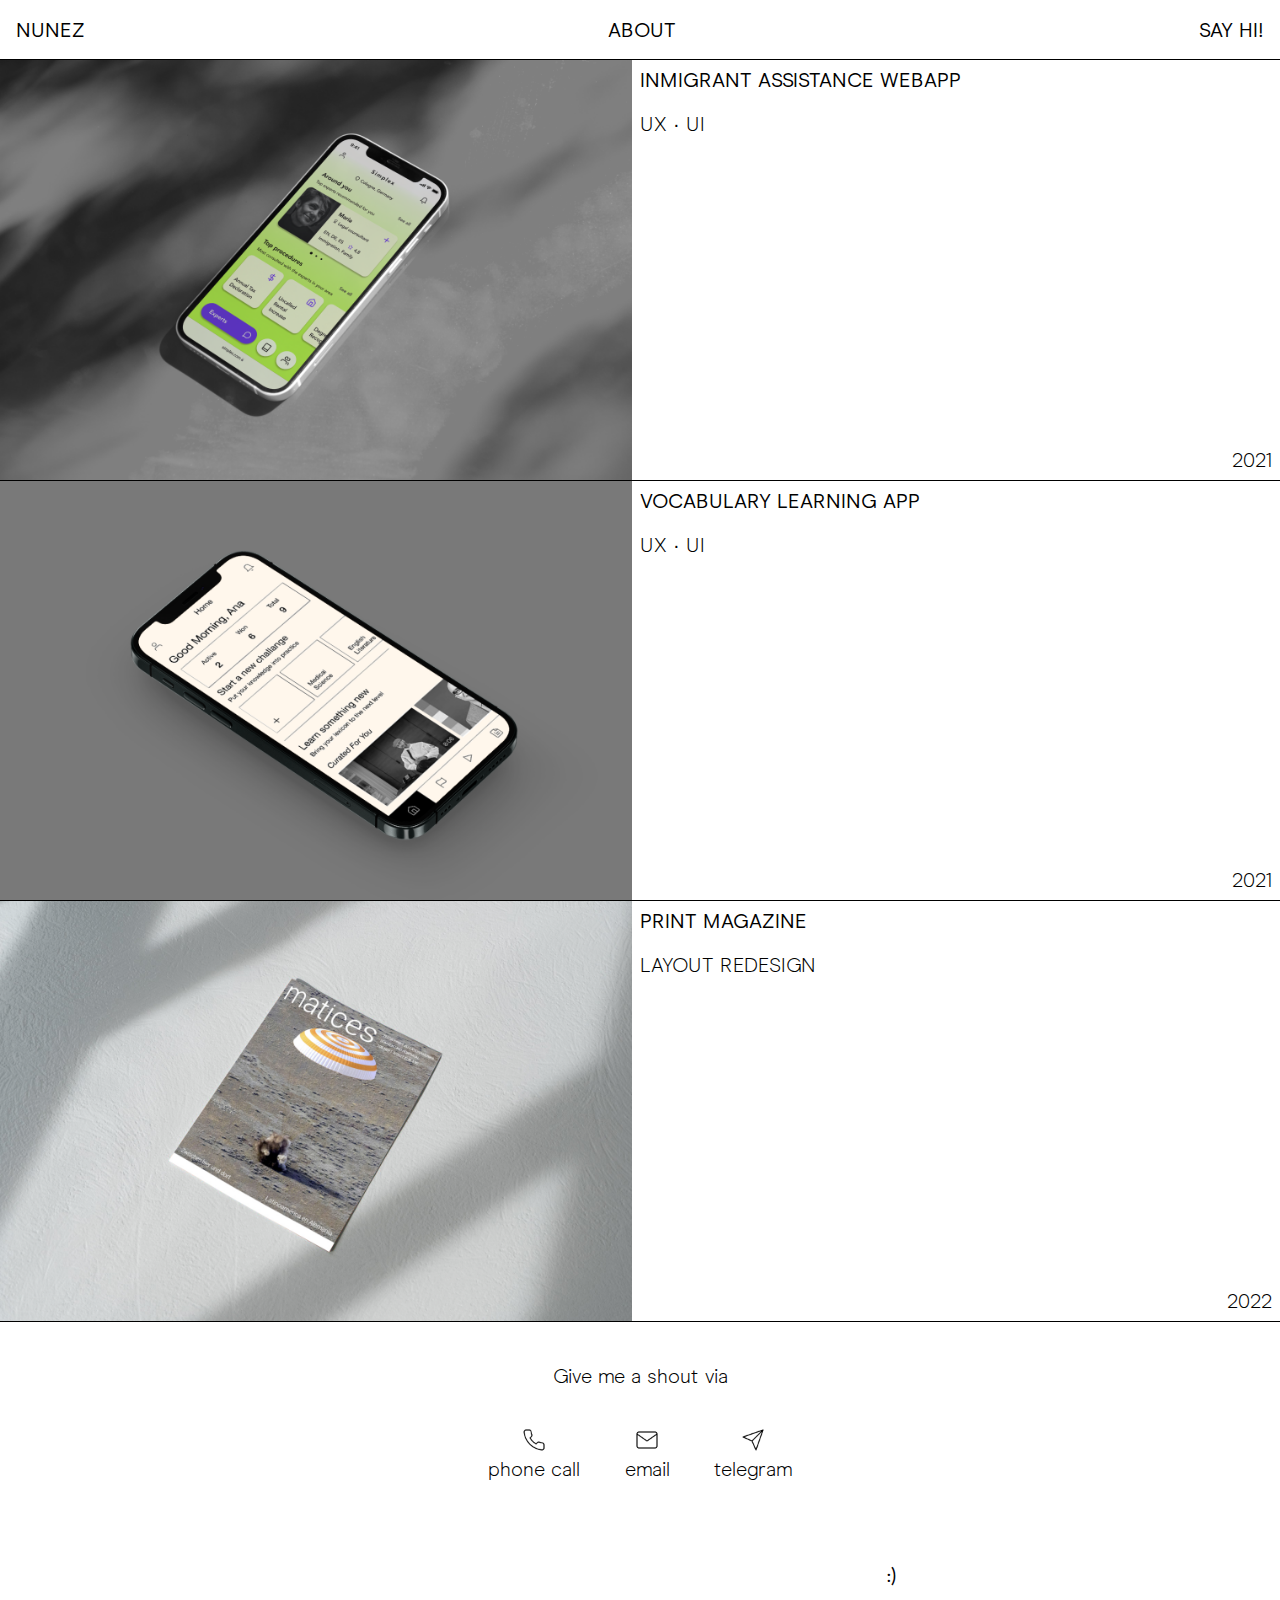
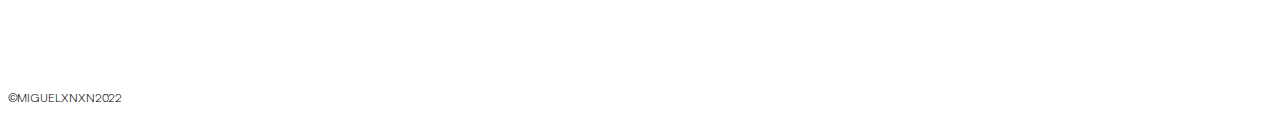
<file: index.html>
<!DOCTYPE html>
<html lang="en">
    <head>
        <meta charset="UTF-8">
        <meta name="theme-color" content="#ffffff" media="(prefers-color-scheme: light)"> 
        <meta name="theme-color" content="#ffffff" media="(prefers-color-scheme: dark)">

        <meta name="author" content="Miguel Núñez Núñez, miguel.nez@gmail.com">
        <meta name="keywords" content="ux, ui, designer, cologne, köln, koeln, web, app, portfolio, case study, simplex, immigrant, germany, assistance, legal, bureaucracy, ted, vocabulary, english, learn">
        <meta name="publisher" content="Miguel Núñez Núñez">
        <meta name="description" content="Portfolio and profile of Spanish UX Designer and frontend developer based in Germany">
        <title>Nunez</title>

        <meta name="viewport" content="width=device-width, initial-scale=1">
        
        <!-- Styles -->
        <link href="css/styles.css" rel="stylesheet">
        <link rel="sty]lesheet" type="text/css" href="https://cdnjs.cloudflare.com/ajax/libs/normalize/8.0.1/normalize.min.css">
        <link rel="stylesheet" type="text/css" href="css/styles.css">

    </head>

    <body>
        <header>
            <div id="nav">
                <nav class="nav">
                    <a href="index.html">NUNEZ</a>
                    <a href="about.html">ABOUT</a>
                    <a href="#footer">SAY HI!</a>
                </nav>
            </div>
        </header>

        <main>
            <div class="work">

                <a href="simplex.html">
                    <div class="project row" id="simplex">
                        <div class="image column">
                            <picture>
                                <source srcset="img/1_index/simplex_mockup@1.png" media="(max-width:767px)">
                                <img src="img/1_index/simplex_mockup@2.png" alt="Simplex preview">
                            </picture>
                        </div>
                        <div class="description column">
                            <h1>Inmigrant Assistance Webapp</h1>
                            <h2>UX · UI</h2>
                            <br>
                            <br>
                            <h2 class="year">2021</h2>
                        </div>            
                    </div>
                </a>
                
                <div class="project row" id="tedch_me">
                    <div class="image column">
                        <picture>
                            <source srcset="img/1_index/tedchme_mockup@1.png" media="(max-width:767px)">
                            <img src="img/1_index/tedchme_mockup@2.png" alt="Tedch me preview">
                        </picture>
                    </div>
                    <div class="description column">
                        <h1>Vocabulary Learning App</h1>
                        <h2>UX · UI</h2>
                        <br>
                        <br>
                        <h2 class="year">2021</h2>
                    </div>    
                </div>
                
                <div class="project row" id="matices">
                    <div class="image column">
                        <picture>
                            <source srcset="img/1_index/matices_mockup@1.png" media="(max-width:767px)">
                            <img src="img/1_index/matices_mockup@2.png" alt="Matices preview">
                        </picture>
                    </div>
                    <div class="description column">
                        <h1>Print Magazine</h1>
                        <h2>Layout Redesign</h2>
                        <br>
                        <br>
                        <h2 class="year">2022</h2>
                    </div>
                </div>
            </div>
        </main>

        <footer id="footer">
            <div class="container">
                <div class="contact">
                    <div>
                        <p>Give me a shout via</p>
                    </div>
                    <br>
                    <div class="contact-links">
                        <a href="">
                            <img src="files/icons/phone.png" alt="phone icon">
                            <p>phone call</p>
                        </a>
                        <a href="mailto:miguel.nez@gmail.com">
                            <img src="files/icons/mail.png" alt="email icon">
                            <p>email</p>
                        </a>
                        <a href="mailto:miguel.nez@gmail.com">
                            <img src="files/icons/send.png" alt="telegram icon">
                            <p>telegram</p>
                        </a>
                    </div>
                </div>

                <div class="smile">
                    <h1>:)</h1>
                </div>

                <div class="copyright">
                    <p>©MIGUELXNXN2022</p>
                </div>

            </div>
        </footer>

    </body>
</html>
</file>
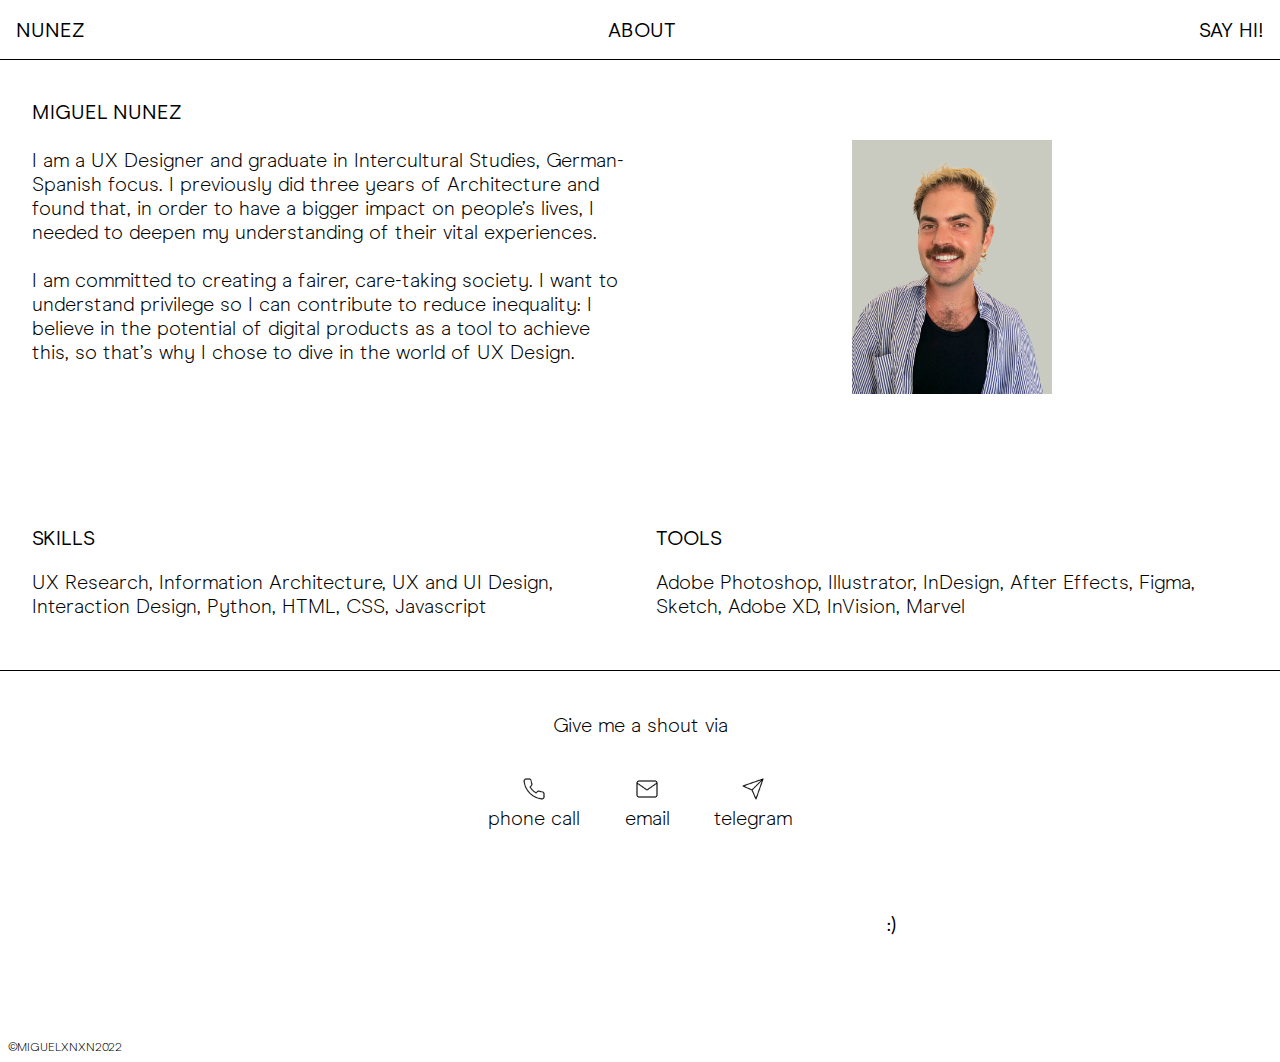
<file: about.html>
<!DOCTYPE html>
<html lang="en">
    <head>
        <meta charset="UTF-8">
        <meta name="theme-color" content="#ffffff" media="(prefers-color-scheme: light)"> 
        <meta name="theme-color" content="#ffffff" media="(prefers-color-scheme: dark)">

        <meta name="author" content="Miguel Núñez Núñez, miguel.nez@gmail.com">
        <meta name="keywords" content="ux, ui, designer, cologne, köln, koeln, web, app, portfolio, case study, simplex, immigrant, germany, assistance, legal, bureaucracy, ted, vocabulary, english, learn">
        <meta name="publisher" content="Miguel Núñez Núñez">
        <meta name="description" content="Portfolio and profile of Spanish UX Designer and frontend developer based in Germany">
        <title>Nunez</title>

        <meta name="viewport" content="width=device-width, initial-scale=1">
        
        <!-- Styles -->
        <link href="css/styles.css" rel="stylesheet">
        <link rel="sty]lesheet" type="text/css" href="https://cdnjs.cloudflare.com/ajax/libs/normalize/8.0.1/normalize.min.css">
        <link rel="stylesheet" type="text/css" href="css/styles.css">

    </head>

    <body>
        <header>
            <div id="nav">
                <nav class="nav">
                    <a href="index.html">NUNEZ</a>
                    <a href="about.html">ABOUT</a>
                    <a href="#footer">SAY HI!</a>
                </nav>
            </div>
        </header>

        <main id="about">
            <div class="row">
                <div class="about_me column">
                    <h1>MIGUEL NUNEZ</h1>
                    <p>I am a UX Designer and graduate in Intercultural Studies, German-Spanish focus. I previously did three years of Architecture and found that, in order to have a bigger impact on people’s lives, I needed to deepen my understanding of their vital experiences.<br><br>I am committed to creating a fairer, care-taking society. I want to understand privilege so I can contribute to reduce inequality: I believe in the potential of digital products as a tool to achieve this, so that’s why I chose to dive in the world of UX Design.</p>
                </div>

                <div class="column">
                    <picture>
                        <img src="img/2_about/profile_pic.png" alt="Profile photo"  class="profile_pic">
                    </picture>
                </div>
            </div>

            <div class="skills_tools row">
                <div class="column">
                    <h1>SKILLS</h1>
                    <h2>UX Research, Information Architecture, UX and UI Design, Interaction Design, Python, HTML, CSS, Javascript</h2>
                </div>
                <br>
                <div class="column">
                    <h1>TOOLS</h1>
                    <h2>Adobe Photoshop, Illustrator, InDesign, After Effects, Figma, Sketch, Adobe XD, InVision, Marvel</h2>
                </div>
            </div>


        </main>

        <footer id="footer">
            <div class="container">
                <div class="contact">
                    <div>
                        <p>Give me a shout via</p>
                    </div>
                    <br>
                    <div class="contact-links">
                        <a href="">
                            <img src="files/icons/phone.png" alt="phone icon">
                            <p>phone call</p>
                        </a>
                        <a href="mailto:miguel.nez@gmail.com">
                            <img src="files/icons/mail.png" alt="email icon">
                            <p>email</p>
                        </a>
                        <a href="mailto:miguel.nez@gmail.com">
                            <img src="files/icons/send.png" alt="telegram icon">
                            <p>telegram</p>
                        </a>
                    </div>
                </div>

                <div class="smile">
                    <h1>:)</h1>
                </div>

                <div class="copyright">
                    <p>©MIGUELXNXN2022</p>
                </div>

            </div>
        </footer>

    </body>
</html>
</file>
<file: css/styles.css>
/* Colors used: 
white (background): 
black (text, lines):
red (secondary):
*/

/* Fonts 
h1: Modern Era 400, 20px (titles)
h2: Modern Era 300, 20px (home & about secondary text)
p: Modern Era 300, 20px
h3: Modern Era 300, 16px, line hight 24px
italics: Modern Era 300, 16px (smaller text) 
*/

/* Pixel grid: 8px */


@font-face {
    font-family: 'Modern Era TRIAL';
    src: url('./fonts/Modern_Era/Normal/ModernEraTRIAL-Light.eot');
    src: url('./fonts/Modern_Era/Normal/ModernEraTRIAL-Light.eot?#iefix') format('embedded-opentype'),
        url('./fonts/Modern_Era/Normal/ModernEraTRIAL-Light.woff2') format('woff2'),
        url('./fonts/Modern_Era/Normal/ModernEraTRIAL-Light.woff') format('woff');
    font-weight: 300;
    font-style: normal;
    font-display: swap;
}

@font-face {
    font-family: 'Modern Era TRIAL';
    src: url('./fonts/Modern_Era/Normal/ModernEraTRIAL-Black.eot');
    src: url('./fonts/Modern_Era/Normal/ModernEraTRIAL-Black.eot?#iefix') format('embedded-opentype'),
        url('./fonts/Modern_Era/Normal/ModernEraTRIAL-Black.woff2') format('woff2'),
        url('./fonts/Modern_Era/Normal/ModernEraTRIAL-Black.woff') format('woff');
    font-weight: 900;
    font-style: normal;
    font-display: swap;
}

@font-face {
    font-family: 'Modern Era TRIAL ExBold';
    src: url('./fonts/Modern_Era/Normal/ModernEraTRIAL-ExtraBoldItalic.eot');
    src: url('./fonts/Modern_Era/Normal/ModernEraTRIAL-ExtraBoldItalic.eot?#iefix') format('embedded-opentype'),
        url('./fonts/Modern_Era/Normal/ModernEraTRIAL-ExtraBoldItalic.woff2') format('woff2'),
        url('./fonts/Modern_Era/Normal/ModernEraTRIAL-ExtraBoldItalic.woff') format('woff');
    font-weight: bold;
    font-style: italic;
    font-display: swap;
}

@font-face {
    font-family: 'Modern Era TRIAL';
    src: url('./fonts/Modern_Era/Normal/ModernEraTRIAL-Regular.eot');
    src: url('./fonts/Modern_Era/Normal/ModernEraTRIAL-Regular.eot?#iefix') format('embedded-opentype'),
        url('./fonts/Modern_Era/Normal/ModernEraTRIAL-Regular.woff2') format('woff2'),
        url('./fonts/Modern_Era/Normal/ModernEraTRIAL-Regular.woff') format('woff');
    font-weight: normal;
    font-style: normal;
    font-display: swap;
}

@font-face {
    font-family: 'Modern Era TRIAL';
    src: url('./fonts/Modern_Era/Normal/ModernEraTRIAL-Bold.eot');
    src: url('./fonts/Modern_Era/Normal/ModernEraTRIAL-Bold.eot?#iefix') format('embedded-opentype'),
        url('./fonts/Modern_Era/Normal/ModernEraTRIAL-Bold.woff2') format('woff2'),
        url('./fonts/Modern_Era/Normal/ModernEraTRIAL-Bold.woff') format('woff');
    font-weight: bold;
    font-style: normal;
    font-display: swap;
}

@font-face {
    font-family: 'Modern Era TRIAL';
    src: url('./fonts/Modern_Era/Normal/ModernEraTRIAL-LightItalic.eot');
    src: url('./fonts/Modern_Era/Normal/ModernEraTRIAL-LightItalic.eot?#iefix') format('embedded-opentype'),
        url('./fonts/Modern_Era/Normal/ModernEraTRIAL-LightItalic.woff2') format('woff2'),
        url('./fonts/Modern_Era/Normal/ModernEraTRIAL-LightItalic.woff') format('woff');
    font-weight: 300;
    font-style: italic;
    font-display: swap;
}

@font-face {
    font-family: 'Modern Era TRIAL';
    src: url('./fonts/Modern_Era/Normal/ModernEraTRIAL-BoldItalic.eot');
    src: url('./fonts/Modern_Era/Normal/ModernEraTRIAL-BoldItalic.eot?#iefix') format('embedded-opentype'),
        url('./fonts/Modern_Era/Normal/ModernEraTRIAL-BoldItalic.woff2') format('woff2'),
        url('./fonts/Modern_Era/Normal/ModernEraTRIAL-BoldItalic.woff') format('woff');
    font-weight: bold;
    font-style: italic;
    font-display: swap;
}

@font-face {
    font-family: 'Modern Era TRIAL';
    src: url('./fonts/Modern_Era/Normal/ModernEraTRIAL-ExtraBold.eot');
    src: url('./fonts/Modern_Era/Normal/ModernEraTRIAL-ExtraBold.eot?#iefix') format('embedded-opentype'),
        url('./fonts/Modern_Era/Normal/ModernEraTRIAL-ExtraBold.woff2') format('woff2'),
        url('./fonts/Modern_Era/Normal/ModernEraTRIAL-ExtraBold.woff') format('woff');
    font-weight: bold;
    font-style: normal;
    font-display: swap;
}

@font-face {
    font-family: 'Modern Era TRIAL';
    src: url('./fonts/Modern_Era/Normal/ModernEraTRIAL-BlackItalic.eot');
    src: url('./fonts/Modern_Era/Normal/ModernEraTRIAL-BlackItalic.eot?#iefix') format('embedded-opentype'),
        url('./fonts/Modern_Era/Normal/ModernEraTRIAL-BlackItalic.woff2') format('woff2'),
        url('./fonts/Modern_Era/Normal/ModernEraTRIAL-BlackItalic.woff') format('woff');
    font-weight: 900;
    font-style: italic;
    font-display: swap;
}

@font-face {
    font-family: 'Modern Era TRIAL';
    src: url('./fonts/Modern_Era/Normal/ModernEraTRIAL-MediumItalic.eot');
    src: url('./fonts/Modern_Era/Normal/ModernEraTRIAL-MediumItalic.eot?#iefix') format('embedded-opentype'),
        url('./fonts/Modern_Era/Normal/ModernEraTRIAL-MediumItalic.woff2') format('woff2'),
        url('./fonts/Modern_Era/Normal/ModernEraTRIAL-MediumItalic.woff') format('woff');
    font-weight: 500;
    font-style: italic;
    font-display: swap;
}

@font-face {
    font-family: 'Modern Era TRIAL';
    src: url('./fonts/Modern_Era/Normal/ModernEraTRIAL-Italic.eot');
    src: url('./fonts/Modern_Era/Normal/ModernEraTRIAL-Italic.eot?#iefix') format('embedded-opentype'),
        url('./fonts/Modern_Era/Normal/ModernEraTRIAL-Italic.woff2') format('woff2'),
        url('./fonts/Modern_Era/Normal/ModernEraTRIAL-Italic.woff') format('woff');
    font-weight: normal;
    font-style: italic;
    font-display: swap;
}

@font-face {
    font-family: 'Modern Era TRIAL';
    src: url('./fonts/Modern_Era/Normal/ModernEraTRIAL-Medium.eot');
    src: url('./fonts/Modern_Era/Normal/ModernEraTRIAL-Medium.eot?#iefix') format('embedded-opentype'),
        url('./fonts/Modern_Era/Normal/ModernEraTRIAL-Medium.woff2') format('woff2'),
        url('./fonts/Modern_Era/Normal/ModernEraTRIAL-Medium.woff') format('woff');
    font-weight: 500;
    font-style: normal;
    font-display: swap;
}

/* General */

* {
    box-sizing: border-box;
}

body {
    margin: unset;
    font-family: "Modern Era TRIAL", "Helvetica", "Arial", sans-serif;
    font-size: 20px;
    font-weight: 300;
    color: black;
    background-color: white;
}

/* Images */
img {
    max-width: 100%;
}

/* Headers & Paragraph */
h1 {
    font-weight: 400;
    margin: 0px;
    font-size: 20px;
    padding-bottom: 16px;
}

h2 {
    font-weight: 300;
    margin: 0px;
    font-size: 20px;
    line-height: 24px;
    padding-top: 4px;
}

h3 {
    font-weight: 300;
    font-size: 16px;
    line-height: 24px;
    margin: 0;
}

p {
    margin: unset;
}

.leftie {
    margin-bottom: 16px;
}

/* Links */
a {
    color: inherit;
    text-decoration: none;
    transition: red 0.2s;
}

a:active {
    color: black;
}

a:hover {
    color: rgb(83, 83, 83) ;
}

a:focus {
    color: red;
}


/* Navigation */

.nav {
    align-items: center;
    background-color: white;
    border-bottom: 1px solid black;
    display: flex;
    height: 60px;
    justify-content: space-between;
    left: 0;
    position: fixed;
    width: 100%;
}

.nav a {
    padding: 16px;
    font-weight: 400;
}

main {
    padding-top: 60px;
}

 /* Column Layout */

.row {
  display: flex;
  flex-direction: row;
  flex-wrap: wrap;
  width: 100%;
}

.column {
  display: flex;
  flex-direction: column;
  flex-basis: 100%;
}

/* Work Section */

.image {
    line-height: 0;
}

.description {
    margin: 0;
    padding: 8px;
    text-transform: uppercase;
    border-bottom: 1px solid black ;
}

.description .year {
    text-align: right;
}


/* About */

#about {
    display: flex;
    flex-direction: column;
    border-bottom: 1px solid black;
}

.about_me {
    margin: 24px 16px 0;
}

.about_me p {
    padding-top: 8px;
}

.skills_tools {
    margin: 0 16px;
    padding-bottom: 80px;
}

.profile_pic {
    display: block;
    margin: 64px auto;
    width: 200px;
}

/* Simplex */

.wrapper {
    margin: 0 16px 0;
    max-width: 1200px;
}

/* Interludes */

.interlude {
    margin: 90px auto;
    text-align: center;
    max-width: 600px;
}

.interlude2 {
    display: inline-block;
    text-align: left;
    font-size: 36px;
    font-weight: 400;
    color: #d9d9d9ed;
}

.interlude3 {
    max-height: 400px;
}

.interlude4-1, .interlude4-2 {
    width: 60%;
    max-width: 300px;
}


/* Overview */

.proj-name {
    font-size: 40px;
    padding-top: 32px;
    text-transform: uppercase;
}

.proj-sub {
    padding-top: 8px;
    padding-bottom: 16px;
    max-width: 252px;
}

.proj-img img {
    display: block;
    width: 82%;
    max-width: 400px;
    margin: 0 0 0 15%;
}

.arrow_down {
    width: 32px;
    position: absolute;
    top: 640px;
    margin-left: 16px;
}

.basic-details {
    margin-top: 80px;
    max-width: 400px;
    padding-left: 16px;
    border-left: 1px solid black;
    display: grid;
    grid-template-columns: [first] 40px [line2] auto [end];
    grid-template-rows: [row1-start] min-content [row2-start] max-content [row3-start] max-content [end];

}

.det-icon1 {
    grid-column-start: 1;
    grid-row-start: 1;
}

.det-icon2 {
    grid-column-start: 1;
    grid-row-start: 2;
}

.det-icon3 {
    grid-column-start: 1;
    grid-row-start: 3;
}

.det-1 {
    grid-column-start: 2;
    grid-row-start: 1;
}

.det-2 {
    grid-column-start: 2;
    grid-row-start: 2;
}

.det-3 {
    grid-column-start: 2;
    grid-row-start: 3;
}

.challange {
    padding-left: 16px;
    margin-top: 48px;
    border-left: 1px solid black;
}

.solution {
    padding-left: 16px;
    padding-top: 20px;
    border-left: 1px solid black;
}

/* Why Simplex */

/* Problem Statement Section */

.prob-stat {
    font-style: italic;
    border-left: 1px solid black;
    padding-left: 16px;
}

/* Research */

.compet-sec {
    margin-top: 80px;
}

.frame-list {
    display: inline-block;
    text-align: left;
    margin: 36px auto 55px;
    padding: 29px;
    width: 90vw;
    max-width: 380px;
    border: 1px solid black;
}

.frame-list ul {
    list-style: none;
    padding: 0;
    margin-top: 24px;
    margin-bottom: 0;
}

.frame-list li {
    margin-bottom: 10px;
}

.frame-list li:last-child {
    margin-bottom: 0;
}

.frame {
text-align: center;
}

.features-sec {
    display: inline-block;
    text-align: left;
    padding: 29px;
    max-width: 380px;
    width: 90vw;
    border: 1px solid black;
}

.features-sec ul{
    list-style-position: inside;
    padding: 0;
    margin-top: 24px;
    margin-bottom: 0;

}

.features-sec li {
    margin-bottom: 10px;
    list-style-image: url(../img/3_simplex/competitor_analysis/features_list/half-circle.svg);
}

.features-sec ul:last-child {
    margin-bottom: 0;
}

.features-sec .full-element {
    list-style-image: url(../img/3_simplex/competitor_analysis/features_list/full-circle.svg);
}

.features-sec .empty-element {
    list-style-image: url(../img/3_simplex/competitor_analysis/features_list/empty-circle.svg);
}

.interview-sec {
    margin-top: 36px;
}

#simplex a {
    display: inline-block;
    text-decoration: underline 1px;
    text-underline-offset: 0.1em;
    margin-bottom: 8px;
    font-weight: 300;
}

.persona-sec {
    margin-top: 36px;
}

.wireframes-sec {
    margin-top: 36px;
}

.usability-sec {
    margin-top: 36px;
}

/* Carousel */

.slider-wrapper {
    margin: 1rem;
    overflow: scroll;
  }
  
  .slides-container {
    height: auto;
    width: 100%;
    max-width: 400px;
    display: flex;
    overflow: scroll;
    scroll-behavior: smooth;
    list-style: none;
    margin: 0;
    padding: 0;
  }
  
  .slide {
    width: 80%;
    height: 100%;
    flex: 1 0 100%;
    margin-right: 16px;
  }
  

.final-sec {
    margin-top: 36px;
    margin-bottom: 36px;
}

.img-wrapper {
    display: flex;
    flex-direction: column;
    text-align: center;
}
.img-prototype {
    margin-top: 36px;
    width: 70vw;
    max-width: 400px;
}

@media screen and (min-width: 768px) {

    /* WORK */
    .column {
      flex: 1
    }
    .image {
        border-bottom: 1px solid black;
    }
    .description .year {
        margin-top: auto;
    }

    /* ABOUT */
    #about .row {
        padding: 16px;
    }
    #about .column {
        padding-right: 16px;
        padding-bottom: 36px;
    }
    #about {
        margin-bottom: 36px;
    }

    /* SIMPLEX */
    .wrapper {
        max-width: 740px;
        margin: 0 auto;
    }
    .proj-img {
        float: right;
    }

    .details-sec {
        width: 50%;
    }
    .leftie {
        padding-right: 32px;
    }
    .prob-stat {
        align-self: center;
    }
    .interlude {
        align-items: center;
        justify-content: center;
    }
    .frame {
        display: unset;
    }
    
    .frame-list {
        margin: unset;
    }

}



/* Footer */

.contact {
    align-content: center;
    text-align: center;
    width: 100%;
    max-width: 400px;
    margin: 42px auto;
    padding: 0 48px;
}
.copyright {
    text-align: left;
    font-size: 12px;
    font-weight: 200;
    padding: 8px;
}

.contact-links {
    padding-top: 16px;
    display: flex;
    flex-direction: row;
    justify-content: space-between;
}

#footer img {
    width: 24px;
}

.smile {
    text-align: right;
    padding: 40px 30% 80px 0px;
}
</file>
